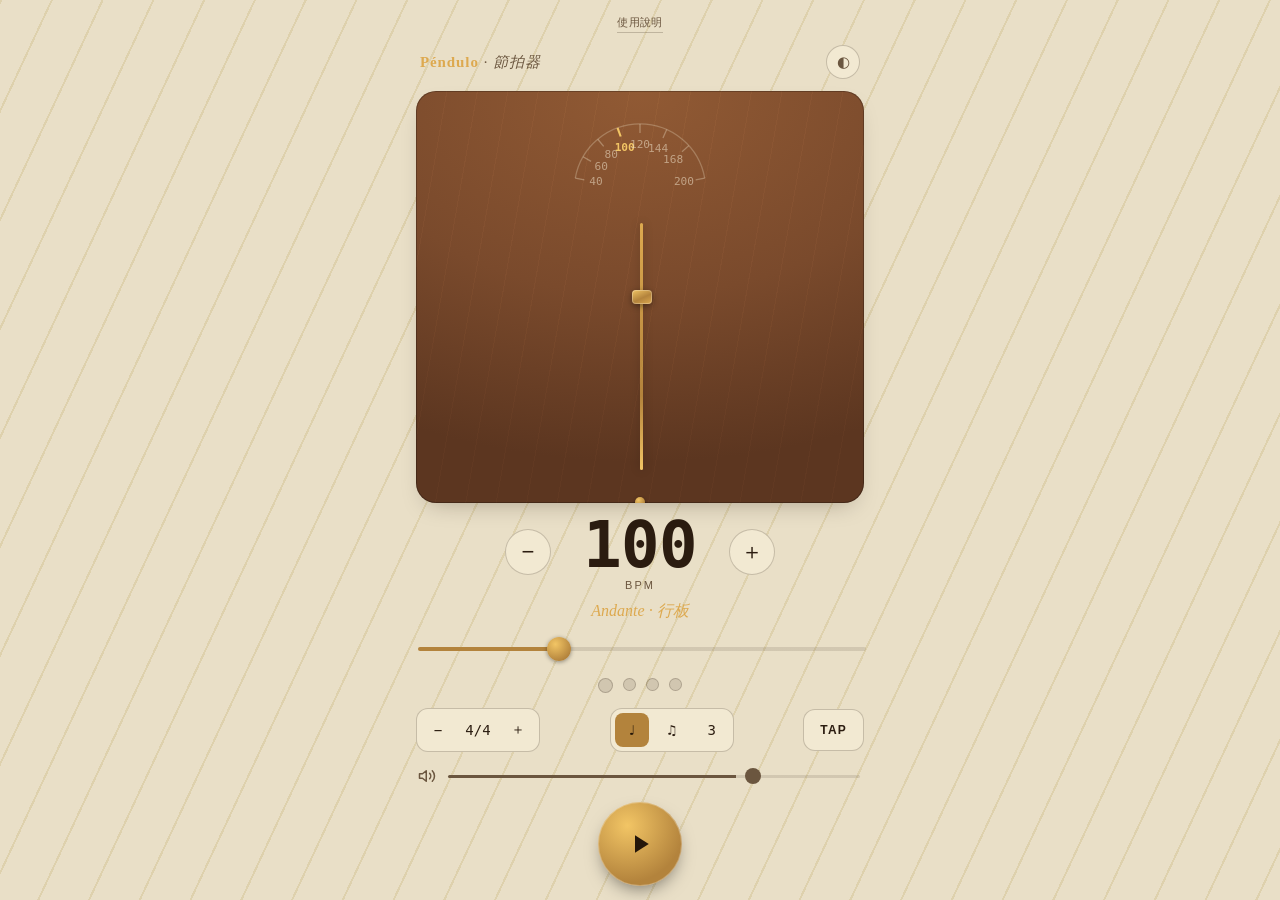
<file: metronome-web-app/index.html>
<!doctype html>
<html lang="zh-Hant">
<head>
<meta charset="UTF-8">
<title>Pendulo — 節拍器</title>
<meta name="viewport" content="width=device-width, initial-scale=1, maximum-scale=1, minimum-scale=1, user-scalable=no, viewport-fit=cover">
<meta name="apple-mobile-web-app-capable" content="yes">
<meta name="mobile-web-app-capable" content="yes">
<meta name="apple-mobile-web-app-status-bar-style" content="black-translucent">
<meta name="apple-mobile-web-app-title" content="Pendulo">
<meta name="theme-color" content="#1b120b">
<meta name="description" content="A precision metronome for practice, tuned for iPhone.">
<style>
  :root{
    color-scheme: light dark;
    --bg: #e9dfc7;
    --bg-grain: #ded1ad;
    --case: #7a4a2c;
    --case-deep: #5c3620;
    --case-edge: #915a34;
    --ink: #2b1c10;
    --ink-soft: #6b563f;
    --brass: #b3833c;
    --brass-bright: #dda94f;
    --brass-hot: #f2c565;
    --line: rgba(43,28,16,0.22);
    --line-soft: rgba(43,28,16,0.12);
    --panel: #f2e9d2;
    --danger: #a4432c;
    --shadow: rgba(30,18,8,0.35);
    --focus: #2b6cb0;
  }
  @media (prefers-color-scheme: dark){
    :root:not([data-theme="light"]){
      --bg: #17100a;
      --bg-grain: #1e150d;
      --case: #3a2314;
      --case-deep: #20130b;
      --case-edge: #4d2e1a;
      --ink: #f1e4cc;
      --ink-soft: #b9a180;
      --brass: #c99a49;
      --brass-bright: #e8ba5d;
      --brass-hot: #ffd684;
      --line: rgba(241,228,204,0.16);
      --line-soft: rgba(241,228,204,0.08);
      --panel: #241a10;
      --danger: #d9663f;
      --shadow: rgba(0,0,0,0.6);
      --focus: #6fa8dc;
    }
  }
  :root[data-theme="dark"]{
    --bg: #17100a;
    --bg-grain: #1e150d;
    --case: #3a2314;
    --case-deep: #20130b;
    --case-edge: #4d2e1a;
    --ink: #f1e4cc;
    --ink-soft: #b9a180;
    --brass: #c99a49;
    --brass-bright: #e8ba5d;
    --brass-hot: #ffd684;
    --line: rgba(241,228,204,0.16);
    --line-soft: rgba(241,228,204,0.08);
    --panel: #241a10;
    --danger: #d9663f;
    --shadow: rgba(0,0,0,0.6);
    --focus: #6fa8dc;
  }

  *{ box-sizing: border-box; -webkit-tap-highlight-color: transparent; }
  html,body{
    height: 100%;
    margin: 0;
    overscroll-behavior: none;
    touch-action: manipulation;
  }
  body{
    background:
      repeating-linear-gradient(115deg, var(--bg-grain) 0 2px, transparent 2px 46px),
      var(--bg);
    color: var(--ink);
    font-family: -apple-system, BlinkMacSystemFont, "SF Pro Text", "Helvetica Neue", Arial, sans-serif;
    display: flex;
    align-items: center;
    justify-content: center;
    min-height: 100vh;
    user-select: none;
    -webkit-user-select: none;
  }
  .stage{
    width: 100%;
    max-width: 480px;
    height: 100vh;
    height: 100dvh;
    padding: max(14px, env(safe-area-inset-top)) max(16px, env(safe-area-inset-right)) max(14px, env(safe-area-inset-bottom)) max(16px, env(safe-area-inset-left));
    display: flex;
    flex-direction: column;
    gap: 10px;
  }

  .topbar{
    display: flex;
    justify-content: center;
    flex: 0 0 auto;
    padding: 0 4px;
  }
  .topbar a{
    font-size: 11px;
    letter-spacing: 0.04em;
    color: var(--ink-soft);
    text-decoration: none;
    border-bottom: 1px solid var(--line);
    padding: 1px 0 2px;
  }
  .topbar a:active{ color: var(--brass-bright); border-color: var(--brass-bright); }

  .brand{
    display: flex;
    align-items: baseline;
    justify-content: space-between;
    flex: 0 0 auto;
    padding: 2px 4px;
  }
  .brand-mark{
    font-family: Georgia, "Iowan Old Style", "Palatino Linotype", serif;
    font-style: italic;
    font-size: 15px;
    letter-spacing: 0.06em;
    color: var(--ink-soft);
  }
  .brand-mark b{ color: var(--brass-bright); font-style: normal; }
  .theme-toggle{
    width: 34px; height: 34px;
    border-radius: 50%;
    border: 1px solid var(--line);
    background: var(--panel);
    color: var(--ink-soft);
    font-size: 15px;
    display: flex; align-items: center; justify-content: center;
    padding: 0;
  }
  .theme-toggle:active{ transform: scale(0.94); }

  /* ---- Case: pendulum + graduated arc ---- */
  .case{
    position: relative;
    flex: 1 1 auto;
    min-height: 150px;
    background:
      radial-gradient(120% 90% at 50% 0%, var(--case-edge) 0%, var(--case) 55%, var(--case-deep) 100%);
    border-radius: 20px;
    overflow: hidden;
    box-shadow: inset 0 0 0 1px rgba(0,0,0,0.25), 0 10px 24px -12px var(--shadow);
  }
  .case::after{
    content:"";
    position: absolute; inset: 0;
    background: repeating-linear-gradient(100deg, rgba(255,255,255,0.05) 0 1px, transparent 1px 30px);
    mix-blend-mode: overlay;
    pointer-events: none;
  }
  .scale{
    position: absolute;
    left: 50%; top: 6%;
    width: 88%;
    transform: translateX(-50%);
    overflow: visible;
  }
  .scale text{
    font-family: ui-monospace, "SF Mono", Menlo, monospace;
    font-size: 8.5px;
    fill: rgba(241,228,204,0.55);
  }
  .scale .tick{ stroke: rgba(241,228,204,0.35); stroke-width: 1; }
  .scale .arc{ fill: none; stroke: rgba(241,228,204,0.28); stroke-width: 1; }
  .scale .mark-active text{ fill: var(--brass-hot); font-weight: 600; }
  .scale .mark-active .tick{ stroke: var(--brass-hot); stroke-width: 1.6; }

  .pivot-wrap{
    position: absolute;
    left: 50%; bottom: 8%;
    transform: translateX(-50%);
    width: 4px; height: 60%;
  }
  .rod{
    position: absolute;
    left: 50%; bottom: 0;
    width: 3px; height: 100%;
    background: linear-gradient(180deg, var(--brass-bright), var(--brass) 70%, var(--brass-hot));
    border-radius: 3px;
    transform-origin: bottom center;
    transform: rotate(0deg);
    box-shadow: 0 0 10px rgba(0,0,0,0.25);
  }
  .bob{
    position: absolute;
    left: 50%; top: 30%;
    width: 20px; height: 14px;
    transform: translate(-50%, -50%);
    background: linear-gradient(155deg, var(--brass-hot), var(--brass) 55%, var(--brass-bright));
    border-radius: 4px;
    box-shadow: 0 2px 6px rgba(0,0,0,0.4), inset 0 0 0 1px rgba(255,255,255,0.25);
  }
  .pivot{
    position: absolute;
    left: 50%; bottom: -4px;
    width: 10px; height: 10px;
    transform: translateX(-50%);
    border-radius: 50%;
    background: radial-gradient(circle at 35% 30%, var(--brass-hot), var(--brass) 70%);
    box-shadow: 0 1px 3px rgba(0,0,0,0.5);
  }
  .case.tick-flash{ }
  .case .flashlight{
    position: absolute; inset: 0;
    background: radial-gradient(60% 50% at 50% 20%, var(--brass-hot) 0%, transparent 70%);
    opacity: 0;
    pointer-events: none;
    transition: opacity 90ms ease-out;
  }
  .case.flash .flashlight{ opacity: 0.16; }

  /* ---- Readout ---- */
  .readout{
    flex: 0 0 auto;
    display: flex;
    align-items: center;
    justify-content: center;
    gap: 14px;
  }
  .step{
    width: 46px; height: 46px;
    border-radius: 50%;
    border: 1px solid var(--line);
    background: var(--panel);
    color: var(--ink);
    font-size: 22px;
    line-height: 1;
    display: flex; align-items: center; justify-content: center;
    padding: 0;
  }
  .step:active{ background: var(--line-soft); transform: scale(0.95); }
  .bpm-display{
    display: flex;
    flex-direction: column;
    align-items: center;
    min-width: 150px;
  }
  .bpm-number{
    font-family: ui-monospace, "SF Mono", Menlo, monospace;
    font-variant-numeric: tabular-nums;
    font-size: 64px;
    font-weight: 600;
    letter-spacing: -0.01em;
    line-height: 1;
    color: var(--ink);
  }
  .bpm-unit{
    font-size: 11px;
    letter-spacing: 0.18em;
    color: var(--ink-soft);
    margin-top: 2px;
  }
  .tempo-term{
    text-align: center;
    font-family: Georgia, "Iowan Old Style", "Palatino Linotype", serif;
    font-style: italic;
    font-size: 16px;
    color: var(--brass-bright);
    flex: 0 0 auto;
    min-height: 20px;
  }

  .bpm-slider{
    flex: 0 0 auto;
    -webkit-appearance: none;
    appearance: none;
    width: 100%;
    height: 30px;
    background: transparent;
  }
  .bpm-slider::-webkit-slider-runnable-track{
    height: 4px;
    border-radius: 2px;
    background: linear-gradient(90deg, var(--brass) 0%, var(--brass) var(--fill,50%), var(--line-soft) var(--fill,50%));
  }
  .bpm-slider::-webkit-slider-thumb{
    -webkit-appearance: none;
    width: 24px; height: 24px;
    margin-top: -10px;
    border-radius: 50%;
    background: radial-gradient(circle at 35% 30%, var(--brass-hot), var(--brass) 75%);
    box-shadow: 0 1px 4px rgba(0,0,0,0.4);
    border: none;
  }

  /* ---- Beats ---- */
  .beats{
    flex: 0 0 auto;
    display: flex;
    justify-content: center;
    gap: 10px;
    padding: 2px 0;
    min-height: 22px;
  }
  .beat-dot{
    width: 13px; height: 13px;
    border-radius: 50%;
    background: var(--line-soft);
    border: 1px solid var(--line);
    transition: background 60ms ease-out, box-shadow 60ms ease-out, transform 60ms ease-out;
  }
  .beat-dot.accent{ width: 15px; height: 15px; }
  .beat-dot.lit{
    background: var(--brass-bright);
    border-color: var(--brass-bright);
    transform: scale(1.15);
  }
  .beat-dot.accent.lit{
    background: var(--brass-hot);
    border-color: var(--brass-hot);
    box-shadow: 0 0 10px var(--brass-hot);
  }

  /* ---- Controls ---- */
  .controls{
    flex: 0 0 auto;
    display: flex;
    align-items: center;
    justify-content: space-between;
    gap: 8px;
  }
  .control-group{
    display: flex;
    align-items: center;
    gap: 6px;
    background: var(--panel);
    border: 1px solid var(--line);
    border-radius: 12px;
    padding: 4px;
  }
  .chip{
    min-width: 34px; height: 34px;
    padding: 0 8px;
    border-radius: 8px;
    border: none;
    background: transparent;
    color: var(--ink);
    font-size: 14px;
    font-family: ui-monospace, "SF Mono", Menlo, monospace;
  }
  .chip:active{ background: var(--line-soft); }
  .chip.active{
    background: var(--brass);
    color: #241608;
    font-weight: 600;
  }
  #tsLabel{
    font-family: ui-monospace, "SF Mono", Menlo, monospace;
    font-variant-numeric: tabular-nums;
    font-size: 14px;
    min-width: 34px;
    text-align: center;
  }
  .tap{
    flex: 0 0 auto;
    height: 42px;
    padding: 0 16px;
    border-radius: 12px;
    border: 1px solid var(--line);
    background: var(--panel);
    color: var(--ink);
    font-size: 12px;
    font-weight: 700;
    letter-spacing: 0.1em;
  }
  .tap:active{ background: var(--brass); color: #241608; }

  .volume-row{
    flex: 0 0 auto;
    display: flex;
    align-items: center;
    gap: 10px;
    padding: 0 2px;
  }
  .volume-row svg{ flex: 0 0 auto; color: var(--ink-soft); }
  .volume-row input[type="range"]{
    -webkit-appearance: none;
    appearance: none;
    flex: 1 1 auto;
    height: 24px;
    background: transparent;
  }
  .volume-row input[type="range"]::-webkit-slider-runnable-track{
    height: 3px;
    border-radius: 2px;
    background: linear-gradient(90deg, var(--ink-soft) 0%, var(--ink-soft) var(--fill,70%), var(--line-soft) var(--fill,70%));
  }
  .volume-row input[type="range"]::-webkit-slider-thumb{
    -webkit-appearance: none;
    width: 16px; height: 16px;
    margin-top: -6.5px;
    border-radius: 50%;
    background: var(--ink-soft);
    border: none;
  }

  .play-btn{
    flex: 0 0 auto;
    align-self: center;
    width: 84px; height: 84px;
    border-radius: 50%;
    border: none;
    background: radial-gradient(circle at 35% 28%, var(--brass-hot), var(--brass) 70%, var(--brass) 100%);
    box-shadow: 0 8px 18px -6px rgba(0,0,0,0.5), inset 0 0 0 1px rgba(255,255,255,0.25);
    display: flex; align-items: center; justify-content: center;
    color: #24160a;
    margin: 2px 0 0;
  }
  .play-btn:active{ transform: scale(0.96); }
  .play-btn.playing{
    background: radial-gradient(circle at 35% 28%, #e98a6b, var(--danger) 70%);
  }
  .play-btn svg{ width: 30px; height: 30px; }

  button, input{ font: inherit; }
  button{ cursor: pointer; }
  :focus-visible{ outline: 2px solid var(--focus); outline-offset: 2px; }

  @media (max-height: 700px){
    .bpm-number{ font-size: 52px; }
    .play-btn{ width: 72px; height: 72px; }
  }
</style>
</head>
<body>
<div class="stage">

  <div class="topbar"><a href="guide.html" target="_blank" rel="noopener">使用說明</a></div>

  <header class="brand">
    <span class="brand-mark"><b>Péndulo</b> · 節拍器</span>
    <button class="theme-toggle" id="themeToggle" aria-label="切換淺色／深色外觀">◐</button>
  </header>

  <div class="case" id="case">
    <svg class="scale" viewBox="0 0 300 60" aria-hidden="true"></svg>
    <div class="pivot-wrap">
      <div class="rod" id="rod">
        <div class="bob" id="bob"></div>
      </div>
    </div>
    <div class="pivot"></div>
    <div class="flashlight"></div>
  </div>

  <div class="readout">
    <button class="step" id="bpmDown" aria-label="降低速度">−</button>
    <div class="bpm-display">
      <span class="bpm-number" id="bpmNumber">100</span>
      <span class="bpm-unit">BPM</span>
    </div>
    <button class="step" id="bpmUp" aria-label="提高速度">＋</button>
  </div>

  <div class="tempo-term" id="tempoTerm">Moderato · 中板</div>

  <input type="range" class="bpm-slider" id="bpmSlider" min="30" max="260" step="1" value="100" aria-label="速度滑桿">

  <div class="beats" id="beats"></div>

  <div class="controls">
    <div class="control-group" role="group" aria-label="拍號">
      <button class="chip" id="tsMinus" aria-label="減少每小節拍數">−</button>
      <span id="tsLabel">4/4</span>
      <button class="chip" id="tsPlus" aria-label="增加每小節拍數">＋</button>
    </div>
    <div class="control-group" role="group" aria-label="細分">
      <button class="chip subdiv active" data-val="1">♩</button>
      <button class="chip subdiv" data-val="2">♫</button>
      <button class="chip subdiv" data-val="3">3</button>
    </div>
    <button class="tap" id="tapTempo">TAP</button>
  </div>

  <div class="volume-row">
    <svg width="18" height="18" viewBox="0 0 24 24" fill="none" stroke="currentColor" stroke-width="2" stroke-linecap="round" stroke-linejoin="round"><path d="M11 5 6 9H2v6h4l5 4V5Z"/><path d="M19.07 4.93a10 10 0 0 1 0 14.14M15.54 8.46a5 5 0 0 1 0 7.07"/></svg>
    <input type="range" id="volumeSlider" min="0" max="100" step="1" value="75" aria-label="音量">
  </div>

  <button class="play-btn" id="playBtn" aria-label="開始節拍器">
    <svg id="playIcon" viewBox="0 0 24 24" fill="currentColor"><path d="M8 5v14l11-7z"/></svg>
  </button>

</div>

<script>
(function(){
  "use strict";

  /* ---------- state ---------- */
  var bpm = 100;
  var beatsPerMeasure = 4;
  var subdivision = 1; // 1 quarter, 2 eighths, 3 triplet
  var volume = 0.75;
  var isPlaying = false;

  var audioCtx = null;
  var masterGain = null;
  var currentBeat = 0;
  var currentSub = 0;
  var nextNoteTime = 0.0;
  var scheduleAheadTime = 0.12;
  var lookahead = 25.0;
  var timerID = null;
  var noteQueue = []; // {time, beat, sub}
  var rafID = null;

  var pendulumAnim = null;
  var wakeLock = null;

  /* ---------- elements ---------- */
  var $case = document.getElementById('case');
  var $bpmNumber = document.getElementById('bpmNumber');
  var $bpmSlider = document.getElementById('bpmSlider');
  var $bpmDown = document.getElementById('bpmDown');
  var $bpmUp = document.getElementById('bpmUp');
  var $tempoTerm = document.getElementById('tempoTerm');
  var $beats = document.getElementById('beats');
  var $tsLabel = document.getElementById('tsLabel');
  var $tsMinus = document.getElementById('tsMinus');
  var $tsPlus = document.getElementById('tsPlus');
  var $subdivBtns = document.querySelectorAll('.subdiv');
  var $tapTempo = document.getElementById('tapTempo');
  var $volumeSlider = document.getElementById('volumeSlider');
  var $playBtn = document.getElementById('playBtn');
  var $playIcon = document.getElementById('playIcon');
  var $rod = document.getElementById('rod');
  var $themeToggle = document.getElementById('themeToggle');
  var $scale = document.querySelector('.scale');

  /* ---------- tempo term ---------- */
  var TERMS = [
    {max:40,  it:'Grave',      zh:'極緩板'},
    {max:60,  it:'Largo',      zh:'廣板'},
    {max:76,  it:'Adagio',     zh:'慢板'},
    {max:108, it:'Andante',    zh:'行板'},
    {max:120, it:'Moderato',   zh:'中板'},
    {max:168, it:'Allegro',    zh:'快板'},
    {max:208, it:'Presto',     zh:'急板'},
    {max:Infinity, it:'Prestissimo', zh:'最急板'}
  ];
  function tempoTermFor(v){
    for (var i=0;i<TERMS.length;i++){ if (v < TERMS[i].max) return TERMS[i]; }
    return TERMS[TERMS.length-1];
  }

  /* ---------- graduated scale (decorative) ---------- */
  var SCALE_MARKS = [40,60,80,100,120,144,168,200];
  function buildScale(){
    var w = 300, cx = 150, cy = 56, r = 50;
    var startAngle = -170, endAngle = -10; // degrees, arc across top
    var svg = '<path class="arc" d="' + arcPath(cx,cy,r,startAngle,endAngle) + '"></path>';
    SCALE_MARKS.forEach(function(v){
      var t = (v - 40) / (200 - 40);
      var ang = startAngle + t*(endAngle-startAngle);
      var rad = ang * Math.PI/180;
      var x1 = cx + r*Math.cos(rad), y1 = cy + r*Math.sin(rad);
      var x2 = cx + (r-7)*Math.cos(rad), y2 = cy + (r-7)*Math.sin(rad);
      var tx = cx + (r-16)*Math.cos(rad), ty = cy + (r-16)*Math.sin(rad);
      svg += '<g class="mark" data-v="'+v+'">' +
             '<line class="tick" x1="'+x1+'" y1="'+y1+'" x2="'+x2+'" y2="'+y2+'"></line>' +
             '<text x="'+tx+'" y="'+ty+'" text-anchor="middle" dominant-baseline="middle">'+v+'</text>' +
             '</g>';
    });
    $scale.innerHTML = svg;
  }
  function arcPath(cx,cy,r,a0,a1){
    var p0 = polar(cx,cy,r,a0), p1 = polar(cx,cy,r,a1);
    return 'M '+p0.x+' '+p0.y+' A '+r+' '+r+' 0 0 1 '+p1.x+' '+p1.y;
  }
  function polar(cx,cy,r,deg){ var rad=deg*Math.PI/180; return {x:cx+r*Math.cos(rad), y:cy+r*Math.sin(rad)}; }
  function updateScaleHighlight(){
    var marks = $scale.querySelectorAll('.mark');
    var closest = null, closestDist = Infinity;
    marks.forEach(function(m){
      var v = parseInt(m.getAttribute('data-v'),10);
      var d = Math.abs(v - bpm);
      if (d < closestDist){ closestDist = d; closest = m; }
      m.classList.remove('mark-active');
    });
    if (closest) closest.classList.add('mark-active');
  }

  /* ---------- beat dots ---------- */
  function buildBeats(){
    $beats.innerHTML = '';
    for (var i=0;i<beatsPerMeasure;i++){
      var d = document.createElement('div');
      d.className = 'beat-dot' + (i===0 ? ' accent' : '');
      $beats.appendChild(d);
    }
  }
  function litBeat(i){
    var dots = $beats.children;
    for (var k=0;k<dots.length;k++) dots[k].classList.remove('lit');
    if (dots[i]) dots[i].classList.add('lit');
    setTimeout(function(){ if (dots[i]) dots[i].classList.remove('lit'); }, 110);
  }

  /* ---------- UI sync ---------- */
  function refreshDisplay(){
    $bpmNumber.textContent = bpm;
    $bpmSlider.value = bpm;
    var pct = ((bpm - $bpmSlider.min) / ($bpmSlider.max - $bpmSlider.min)) * 100;
    $bpmSlider.style.setProperty('--fill', pct + '%');
    var term = tempoTermFor(bpm);
    $tempoTerm.textContent = term.it + ' · ' + term.zh;
    $tsLabel.textContent = beatsPerMeasure + '/4';
    updateScaleHighlight();
    updatePendulumSpeed();
  }
  function setBpm(v){
    bpm = Math.max(30, Math.min(260, Math.round(v)));
    refreshDisplay();
  }

  /* ---------- pendulum motion ---------- */
  function updatePendulumSpeed(){
    var periodMs = (60000 / bpm);
    if (pendulumAnim){
      pendulumAnim.effect.updateTiming({ duration: periodMs });
    } else if (isPlaying){
      startPendulumAnim(periodMs);
    }
  }
  function startPendulumAnim(periodMs){
    pendulumAnim = $rod.animate(
      [
        { transform: 'rotate(-22deg)' },
        { transform: 'rotate(22deg)' }
      ],
      {
        duration: periodMs,
        iterations: Infinity,
        direction: 'alternate',
        easing: 'cubic-bezier(0.45,0.05,0.55,0.95)'
      }
    );
  }
  function stopPendulumAnim(){
    if (pendulumAnim){ pendulumAnim.cancel(); pendulumAnim = null; }
    $rod.style.transform = 'rotate(0deg)';
  }

  /* ---------- audio click ---------- */
  function playClick(time, kind){
    var osc = audioCtx.createOscillator();
    var gain = audioCtx.createGain();
    osc.connect(gain);
    gain.connect(masterGain);
    var freq, peak, dur;
    if (kind === 'accent'){ freq = 1600; peak = 1.0; dur = 0.055; }
    else if (kind === 'beat'){ freq = 1100; peak = 0.68; dur = 0.045; }
    else { freq = 820; peak = 0.32; dur = 0.03; }
    osc.type = 'sine';
    osc.frequency.setValueAtTime(freq, time);
    gain.gain.setValueAtTime(0.00001, time);
    gain.gain.exponentialRampToValueAtTime(Math.max(peak, 0.0001), time + 0.002);
    gain.gain.exponentialRampToValueAtTime(0.00001, time + dur);
    osc.start(time);
    osc.stop(time + dur + 0.01);
  }

  /* ---------- scheduler (lookahead) ---------- */
  function nextNote(){
    var secondsPerBeat = 60.0 / bpm;
    var secondsPerSub = secondsPerBeat / subdivision;
    nextNoteTime += secondsPerSub;
    currentSub++;
    if (currentSub >= subdivision){
      currentSub = 0;
      currentBeat = (currentBeat + 1) % beatsPerMeasure;
    }
  }
  function scheduleNote(beat, sub, time){
    var kind;
    if (sub !== 0) kind = 'sub';
    else if (beat === 0) kind = 'accent';
    else kind = 'beat';
    noteQueue.push({ time: time, beat: beat, sub: sub, kind: kind });
    playClick(time, kind);
  }
  function scheduler(){
    while (nextNoteTime < audioCtx.currentTime + scheduleAheadTime){
      scheduleNote(currentBeat, currentSub, nextNoteTime);
      nextNote();
    }
    timerID = setTimeout(scheduler, lookahead);
  }

  /* ---------- visual sync loop ---------- */
  function visualLoop(){
    if (!isPlaying) return;
    var now = audioCtx.currentTime;
    while (noteQueue.length && noteQueue[0].time <= now){
      var note = noteQueue.shift();
      if (note.sub === 0){
        litBeat(note.beat);
        flashCase();
      }
    }
    rafID = requestAnimationFrame(visualLoop);
  }
  var flashTimer = null;
  function flashCase(){
    $case.classList.add('flash');
    clearTimeout(flashTimer);
    flashTimer = setTimeout(function(){ $case.classList.remove('flash'); }, 90);
  }

  /* ---------- wake lock ---------- */
  function requestWakeLock(){
    if ('wakeLock' in navigator){
      navigator.wakeLock.request('screen').then(function(lock){ wakeLock = lock; }).catch(function(){});
    }
  }
  function releaseWakeLock(){
    if (wakeLock){ wakeLock.release().catch(function(){}); wakeLock = null; }
  }
  document.addEventListener('visibilitychange', function(){
    if (isPlaying && document.visibilityState === 'visible' && wakeLock === null){
      requestWakeLock();
    }
  });

  /* ---------- transport ---------- */
  function start(){
    if (isPlaying) return;
    if (!audioCtx){
      audioCtx = new (window.AudioContext || window.webkitAudioContext)();
      masterGain = audioCtx.createGain();
      masterGain.gain.value = volume;
      masterGain.connect(audioCtx.destination);
    }
    if (audioCtx.state === 'suspended') audioCtx.resume();
    isPlaying = true;
    currentBeat = 0;
    currentSub = 0;
    noteQueue = [];
    nextNoteTime = audioCtx.currentTime + 0.05;
    scheduler();
    startPendulumAnim(60000 / bpm);
    rafID = requestAnimationFrame(visualLoop);
    requestWakeLock();

    $playBtn.classList.add('playing');
    $playBtn.setAttribute('aria-label', '停止節拍器');
    $playIcon.innerHTML = '<rect x="6" y="5" width="4" height="14" rx="1"></rect><rect x="14" y="5" width="4" height="14" rx="1"></rect>';
  }
  function stop(){
    if (!isPlaying) return;
    isPlaying = false;
    clearTimeout(timerID);
    cancelAnimationFrame(rafID);
    stopPendulumAnim();
    releaseWakeLock();
    var dots = $beats.children;
    for (var k=0;k<dots.length;k++) dots[k].classList.remove('lit');
    $case.classList.remove('flash');

    $playBtn.classList.remove('playing');
    $playBtn.setAttribute('aria-label', '開始節拍器');
    $playIcon.innerHTML = '<path d="M8 5v14l11-7z"></path>';
  }
  function toggle(){ isPlaying ? stop() : start(); }

  /* ---------- tap tempo ---------- */
  var tapTimes = [];
  function tap(){
    var now = performance.now();
    if (tapTimes.length && now - tapTimes[tapTimes.length-1] > 2200) tapTimes = [];
    tapTimes.push(now);
    if (tapTimes.length > 5) tapTimes.shift();
    if (tapTimes.length >= 2){
      var intervals = [];
      for (var i=1;i<tapTimes.length;i++) intervals.push(tapTimes[i]-tapTimes[i-1]);
      var avg = intervals.reduce(function(a,b){return a+b;},0) / intervals.length;
      setBpm(60000/avg);
    }
    $tapTempo.style.transform = 'scale(0.94)';
    setTimeout(function(){ $tapTempo.style.transform = ''; }, 90);
  }

  /* ---------- events ---------- */
  $playBtn.addEventListener('click', toggle);
  $bpmDown.addEventListener('click', function(){ setBpm(bpm - 1); });
  $bpmUp.addEventListener('click', function(){ setBpm(bpm + 1); });
  $bpmSlider.addEventListener('input', function(){ setBpm(parseInt($bpmSlider.value,10)); });
  $tsMinus.addEventListener('click', function(){
    beatsPerMeasure = Math.max(1, beatsPerMeasure - 1);
    buildBeats(); refreshDisplay();
  });
  $tsPlus.addEventListener('click', function(){
    beatsPerMeasure = Math.min(9, beatsPerMeasure + 1);
    buildBeats(); refreshDisplay();
  });
  $subdivBtns.forEach(function(btn){
    btn.addEventListener('click', function(){
      subdivision = parseInt(btn.getAttribute('data-val'),10);
      $subdivBtns.forEach(function(b){ b.classList.remove('active'); });
      btn.classList.add('active');
    });
  });
  $tapTempo.addEventListener('click', tap);
  $volumeSlider.addEventListener('input', function(){
    volume = parseInt($volumeSlider.value,10) / 100;
    $volumeSlider.style.setProperty('--fill', $volumeSlider.value + '%');
    if (masterGain) masterGain.gain.value = volume;
  });

  var themeOverride = null;
  $themeToggle.addEventListener('click', function(){
    var mql = window.matchMedia('(prefers-color-scheme: dark)');
    var effectiveDark = themeOverride ? themeOverride === 'dark' : mql.matches;
    themeOverride = effectiveDark ? 'light' : 'dark';
    document.documentElement.setAttribute('data-theme', themeOverride);
  });

  document.addEventListener('keydown', function(e){
    if (e.code === 'Space'){ e.preventDefault(); toggle(); }
  });

  /* ---------- apple touch icon (drawn, no external asset) ---------- */
  function makeTouchIcon(){
    try{
      var c = document.createElement('canvas');
      c.width = 180; c.height = 180;
      var ctx = c.getContext('2d');
      var g = ctx.createRadialGradient(70,50,10,90,90,140);
      g.addColorStop(0, '#5c3620'); g.addColorStop(1, '#20130b');
      ctx.fillStyle = g;
      roundRect(ctx,0,0,180,180,38); ctx.fill();
      ctx.strokeStyle = '#dda94f';
      ctx.lineWidth = 5;
      ctx.beginPath();
      ctx.moveTo(90,150); ctx.lineTo(65,45); ctx.stroke();
      ctx.fillStyle = '#f2c565';
      ctx.beginPath(); ctx.ellipse(65,60,13,9,0.5,0,Math.PI*2); ctx.fill();
      ctx.beginPath(); ctx.arc(90,150,6,0,Math.PI*2); ctx.fill();
      var link = document.createElement('link');
      link.rel = 'apple-touch-icon';
      link.href = c.toDataURL('image/png');
      document.head.appendChild(link);
    }catch(e){ /* icon is cosmetic only */ }
  }
  function roundRect(ctx,x,y,w,h,r){
    ctx.beginPath();
    ctx.moveTo(x+r,y);
    ctx.arcTo(x+w,y,x+w,y+h,r);
    ctx.arcTo(x+w,y+h,x,y+h,r);
    ctx.arcTo(x,y+h,x,y,r);
    ctx.arcTo(x,y,x+w,y,r);
    ctx.closePath();
  }

  /* ---------- init ---------- */
  buildScale();
  buildBeats();
  refreshDisplay();
  makeTouchIcon();

})();
</script>
</body>
</html>
</file>
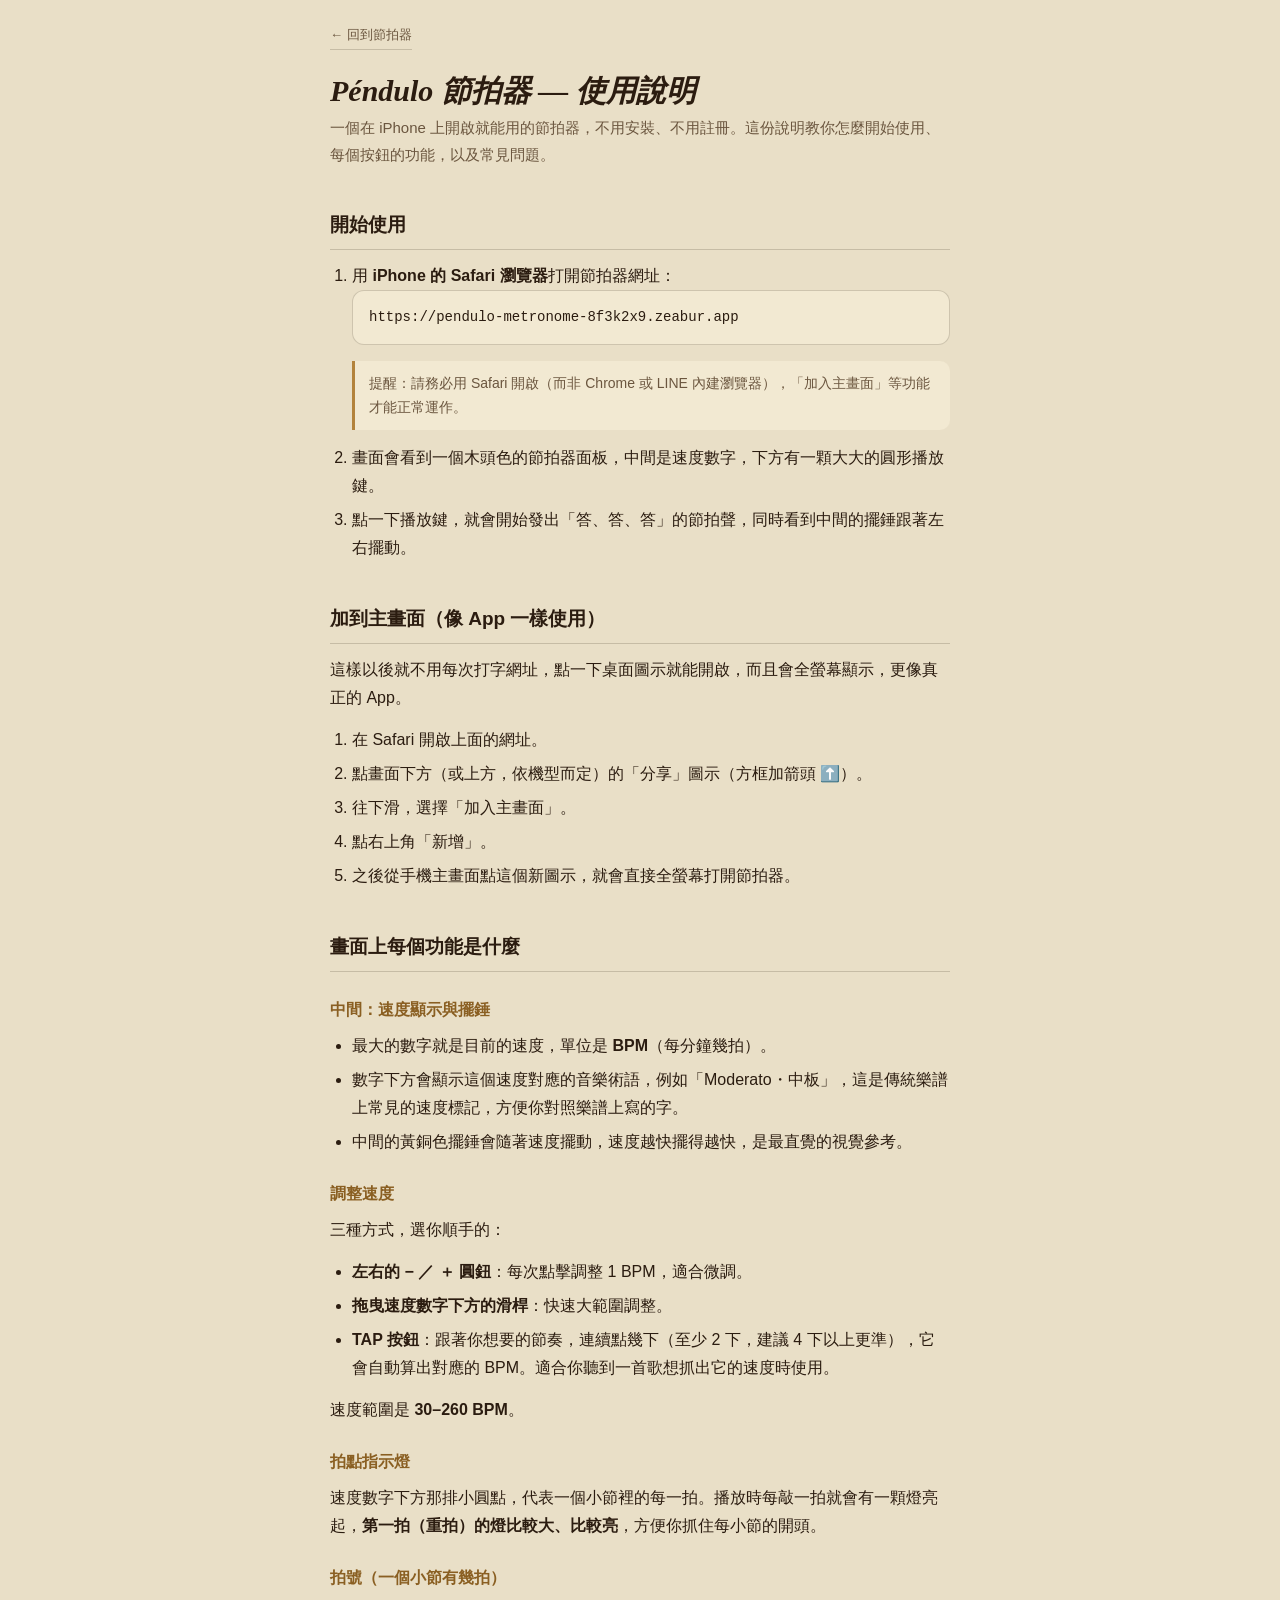
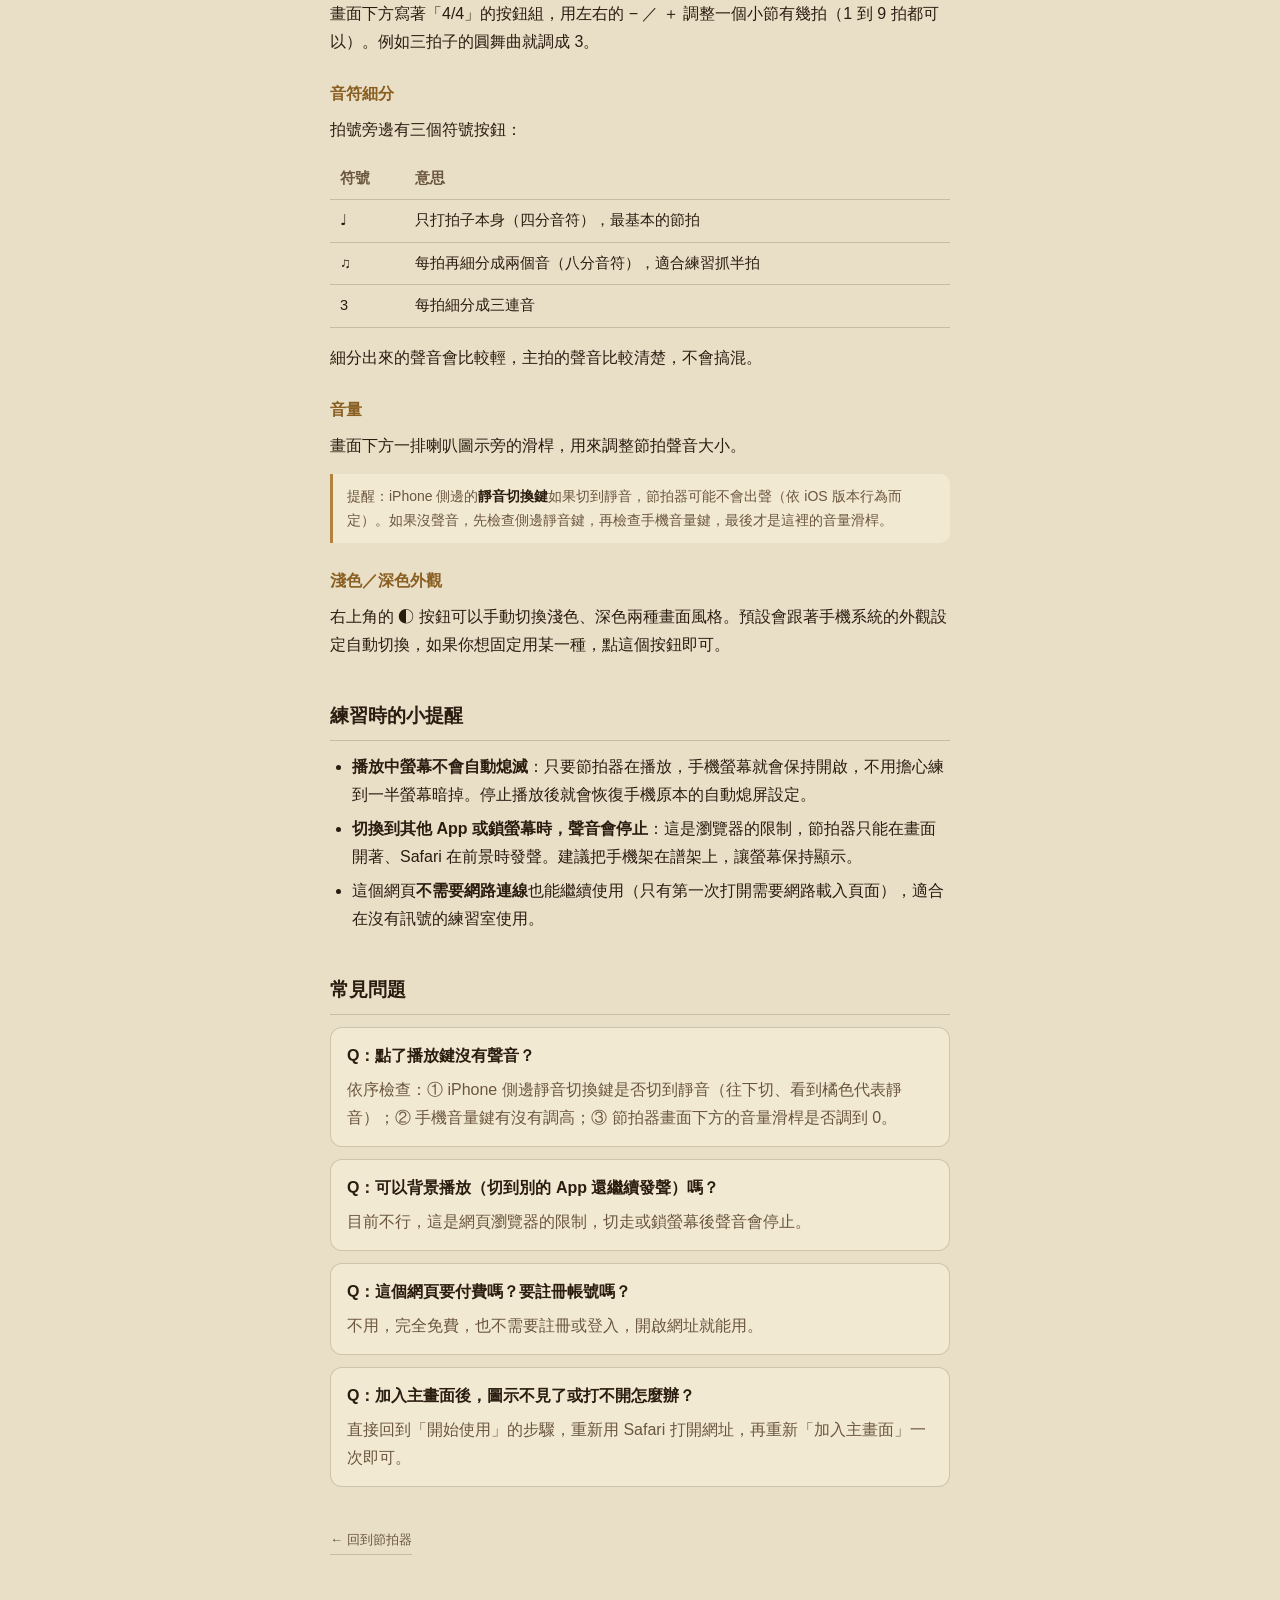
<file: metronome-web-app/guide.html>
<!doctype html>
<html lang="zh-Hant">
<head>
<meta charset="UTF-8">
<title>Péndulo 使用說明</title>
<meta name="viewport" content="width=device-width, initial-scale=1, viewport-fit=cover">
<meta name="theme-color" content="#1b120b">
<meta name="description" content="Péndulo 節拍器的使用說明：開始使用、加入主畫面、功能介紹、常見問題。">
<style>
  :root{
    color-scheme: light dark;
    --bg: #e9dfc7;
    --ink: #2b1c10;
    --ink-soft: #6b563f;
    --brass: #b3833c;
    --brass-bright: #8a5f22;
    --line: rgba(43,28,16,0.18);
    --panel: #f2e9d2;
    --code-bg: rgba(43,28,16,0.07);
    --focus: #2b6cb0;
  }
  @media (prefers-color-scheme: dark){
    :root:not([data-theme="light"]){
      --bg: #17100a;
      --ink: #f1e4cc;
      --ink-soft: #b9a180;
      --brass: #c99a49;
      --brass-bright: #e8ba5d;
      --line: rgba(241,228,204,0.16);
      --panel: #241a10;
      --code-bg: rgba(241,228,204,0.08);
      --focus: #6fa8dc;
    }
  }
  :root[data-theme="dark"]{
    --bg: #17100a;
    --ink: #f1e4cc;
    --ink-soft: #b9a180;
    --brass: #c99a49;
    --brass-bright: #e8ba5d;
    --line: rgba(241,228,204,0.16);
    --panel: #241a10;
    --code-bg: rgba(241,228,204,0.08);
    --focus: #6fa8dc;
  }

  *{ box-sizing: border-box; }
  html,body{ margin: 0; }
  body{
    background: var(--bg);
    color: var(--ink);
    font-family: -apple-system, BlinkMacSystemFont, "Helvetica Neue", Arial, sans-serif;
    line-height: 1.75;
    padding: max(20px, env(safe-area-inset-top)) max(20px, env(safe-area-inset-right)) 60px max(20px, env(safe-area-inset-left));
  }
  main{
    max-width: 620px;
    margin: 0 auto;
  }
  .back{
    display: inline-block;
    font-size: 13px;
    color: var(--ink-soft);
    text-decoration: none;
    border-bottom: 1px solid var(--line);
    padding-bottom: 2px;
    margin-bottom: 22px;
  }
  h1{
    font-family: Georgia, "Iowan Old Style", "Palatino Linotype", serif;
    font-style: italic;
    font-size: 30px;
    line-height: 1.25;
    margin: 0 0 6px;
  }
  .lede{
    color: var(--ink-soft);
    font-size: 15px;
    margin: 0 0 30px;
  }
  h2{
    font-size: 19px;
    margin: 40px 0 12px;
    padding-bottom: 8px;
    border-bottom: 1px solid var(--line);
  }
  h3{
    font-size: 16px;
    margin: 24px 0 8px;
    color: var(--brass-bright);
  }
  p{ margin: 0 0 14px; }
  ol, ul{ margin: 0 0 14px; padding-left: 22px; }
  li{ margin-bottom: 6px; }
  a{ color: var(--focus); }
  strong{ color: var(--ink); }
  code{
    background: var(--code-bg);
    padding: 2px 6px;
    border-radius: 5px;
    font-family: ui-monospace, "SF Mono", Menlo, monospace;
    font-size: 0.92em;
    word-break: break-all;
  }
  .url-box{
    background: var(--panel);
    border: 1px solid var(--line);
    border-radius: 12px;
    padding: 14px 16px;
    margin: 0 0 16px;
    font-family: ui-monospace, "SF Mono", Menlo, monospace;
    font-size: 14px;
    word-break: break-all;
  }
  .note{
    background: var(--panel);
    border-left: 3px solid var(--brass);
    border-radius: 0 10px 10px 0;
    padding: 10px 14px;
    margin: 0 0 14px;
    font-size: 14px;
    color: var(--ink-soft);
  }
  table{
    width: 100%;
    border-collapse: collapse;
    margin: 0 0 16px;
    font-size: 14.5px;
  }
  th, td{
    text-align: left;
    padding: 8px 10px;
    border-bottom: 1px solid var(--line);
  }
  th{ color: var(--ink-soft); font-weight: 600; }
  .qa{
    background: var(--panel);
    border: 1px solid var(--line);
    border-radius: 12px;
    padding: 14px 16px;
    margin: 0 0 12px;
  }
  .qa .q{ font-weight: 600; margin-bottom: 6px; }
  .qa .a{ margin: 0; color: var(--ink-soft); }
  :focus-visible{ outline: 2px solid var(--focus); outline-offset: 2px; }
</style>
</head>
<body>
<main>

  <a class="back" href="index.html">← 回到節拍器</a>

  <h1>Péndulo 節拍器 — 使用說明</h1>
  <p class="lede">一個在 iPhone 上開啟就能用的節拍器，不用安裝、不用註冊。這份說明教你怎麼開始使用、每個按鈕的功能，以及常見問題。</p>

  <h2>開始使用</h2>
  <ol>
    <li>用 <strong>iPhone 的 Safari 瀏覽器</strong>打開節拍器網址：
      <div class="url-box">https://pendulo-metronome-8f3k2x9.zeabur.app</div>
      <div class="note">提醒：請務必用 Safari 開啟（而非 Chrome 或 LINE 內建瀏覽器），「加入主畫面」等功能才能正常運作。</div>
    </li>
    <li>畫面會看到一個木頭色的節拍器面板，中間是速度數字，下方有一顆大大的圓形播放鍵。</li>
    <li>點一下播放鍵，就會開始發出「答、答、答」的節拍聲，同時看到中間的擺錘跟著左右擺動。</li>
  </ol>

  <h2>加到主畫面（像 App 一樣使用）</h2>
  <p>這樣以後就不用每次打字網址，點一下桌面圖示就能開啟，而且會全螢幕顯示，更像真正的 App。</p>
  <ol>
    <li>在 Safari 開啟上面的網址。</li>
    <li>點畫面下方（或上方，依機型而定）的「分享」圖示（方框加箭頭 ⬆️）。</li>
    <li>往下滑，選擇「加入主畫面」。</li>
    <li>點右上角「新增」。</li>
    <li>之後從手機主畫面點這個新圖示，就會直接全螢幕打開節拍器。</li>
  </ol>

  <h2>畫面上每個功能是什麼</h2>

  <h3>中間：速度顯示與擺錘</h3>
  <ul>
    <li>最大的數字就是目前的速度，單位是 <strong>BPM</strong>（每分鐘幾拍）。</li>
    <li>數字下方會顯示這個速度對應的音樂術語，例如「Moderato・中板」，這是傳統樂譜上常見的速度標記，方便你對照樂譜上寫的字。</li>
    <li>中間的黃銅色擺錘會隨著速度擺動，速度越快擺得越快，是最直覺的視覺參考。</li>
  </ul>

  <h3>調整速度</h3>
  <p>三種方式，選你順手的：</p>
  <ul>
    <li><strong>左右的 − ／ ＋ 圓鈕</strong>：每次點擊調整 1 BPM，適合微調。</li>
    <li><strong>拖曳速度數字下方的滑桿</strong>：快速大範圍調整。</li>
    <li><strong>TAP 按鈕</strong>：跟著你想要的節奏，連續點幾下（至少 2 下，建議 4 下以上更準），它會自動算出對應的 BPM。適合你聽到一首歌想抓出它的速度時使用。</li>
  </ul>
  <p>速度範圍是 <strong>30–260 BPM</strong>。</p>

  <h3>拍點指示燈</h3>
  <p>速度數字下方那排小圓點，代表一個小節裡的每一拍。播放時每敲一拍就會有一顆燈亮起，<strong>第一拍（重拍）的燈比較大、比較亮</strong>，方便你抓住每小節的開頭。</p>

  <h3>拍號（一個小節有幾拍）</h3>
  <p>畫面下方寫著「4/4」的按鈕組，用左右的 − ／ ＋ 調整一個小節有幾拍（1 到 9 拍都可以）。例如三拍子的圓舞曲就調成 3。</p>

  <h3>音符細分</h3>
  <p>拍號旁邊有三個符號按鈕：</p>
  <table>
    <tr><th>符號</th><th>意思</th></tr>
    <tr><td>♩</td><td>只打拍子本身（四分音符），最基本的節拍</td></tr>
    <tr><td>♫</td><td>每拍再細分成兩個音（八分音符），適合練習抓半拍</td></tr>
    <tr><td>3</td><td>每拍細分成三連音</td></tr>
  </table>
  <p>細分出來的聲音會比較輕，主拍的聲音比較清楚，不會搞混。</p>

  <h3>音量</h3>
  <p>畫面下方一排喇叭圖示旁的滑桿，用來調整節拍聲音大小。</p>
  <div class="note">提醒：iPhone 側邊的<strong>靜音切換鍵</strong>如果切到靜音，節拍器可能不會出聲（依 iOS 版本行為而定）。如果沒聲音，先檢查側邊靜音鍵，再檢查手機音量鍵，最後才是這裡的音量滑桿。</div>

  <h3>淺色／深色外觀</h3>
  <p>右上角的 ◐ 按鈕可以手動切換淺色、深色兩種畫面風格。預設會跟著手機系統的外觀設定自動切換，如果你想固定用某一種，點這個按鈕即可。</p>

  <h2>練習時的小提醒</h2>
  <ul>
    <li><strong>播放中螢幕不會自動熄滅</strong>：只要節拍器在播放，手機螢幕就會保持開啟，不用擔心練到一半螢幕暗掉。停止播放後就會恢復手機原本的自動熄屏設定。</li>
    <li><strong>切換到其他 App 或鎖螢幕時，聲音會停止</strong>：這是瀏覽器的限制，節拍器只能在畫面開著、Safari 在前景時發聲。建議把手機架在譜架上，讓螢幕保持顯示。</li>
    <li>這個網頁<strong>不需要網路連線</strong>也能繼續使用（只有第一次打開需要網路載入頁面），適合在沒有訊號的練習室使用。</li>
  </ul>

  <h2>常見問題</h2>

  <div class="qa">
    <p class="q">Q：點了播放鍵沒有聲音？</p>
    <p class="a">依序檢查：① iPhone 側邊靜音切換鍵是否切到靜音（往下切、看到橘色代表靜音）；② 手機音量鍵有沒有調高；③ 節拍器畫面下方的音量滑桿是否調到 0。</p>
  </div>
  <div class="qa">
    <p class="q">Q：可以背景播放（切到別的 App 還繼續發聲）嗎？</p>
    <p class="a">目前不行，這是網頁瀏覽器的限制，切走或鎖螢幕後聲音會停止。</p>
  </div>
  <div class="qa">
    <p class="q">Q：這個網頁要付費嗎？要註冊帳號嗎？</p>
    <p class="a">不用，完全免費，也不需要註冊或登入，開啟網址就能用。</p>
  </div>
  <div class="qa">
    <p class="q">Q：加入主畫面後，圖示不見了或打不開怎麼辦？</p>
    <p class="a">直接回到「開始使用」的步驟，重新用 Safari 打開網址，再重新「加入主畫面」一次即可。</p>
  </div>

  <a class="back" href="index.html" style="margin-top: 30px;">← 回到節拍器</a>

</main>
</body>
</html>
</file>
